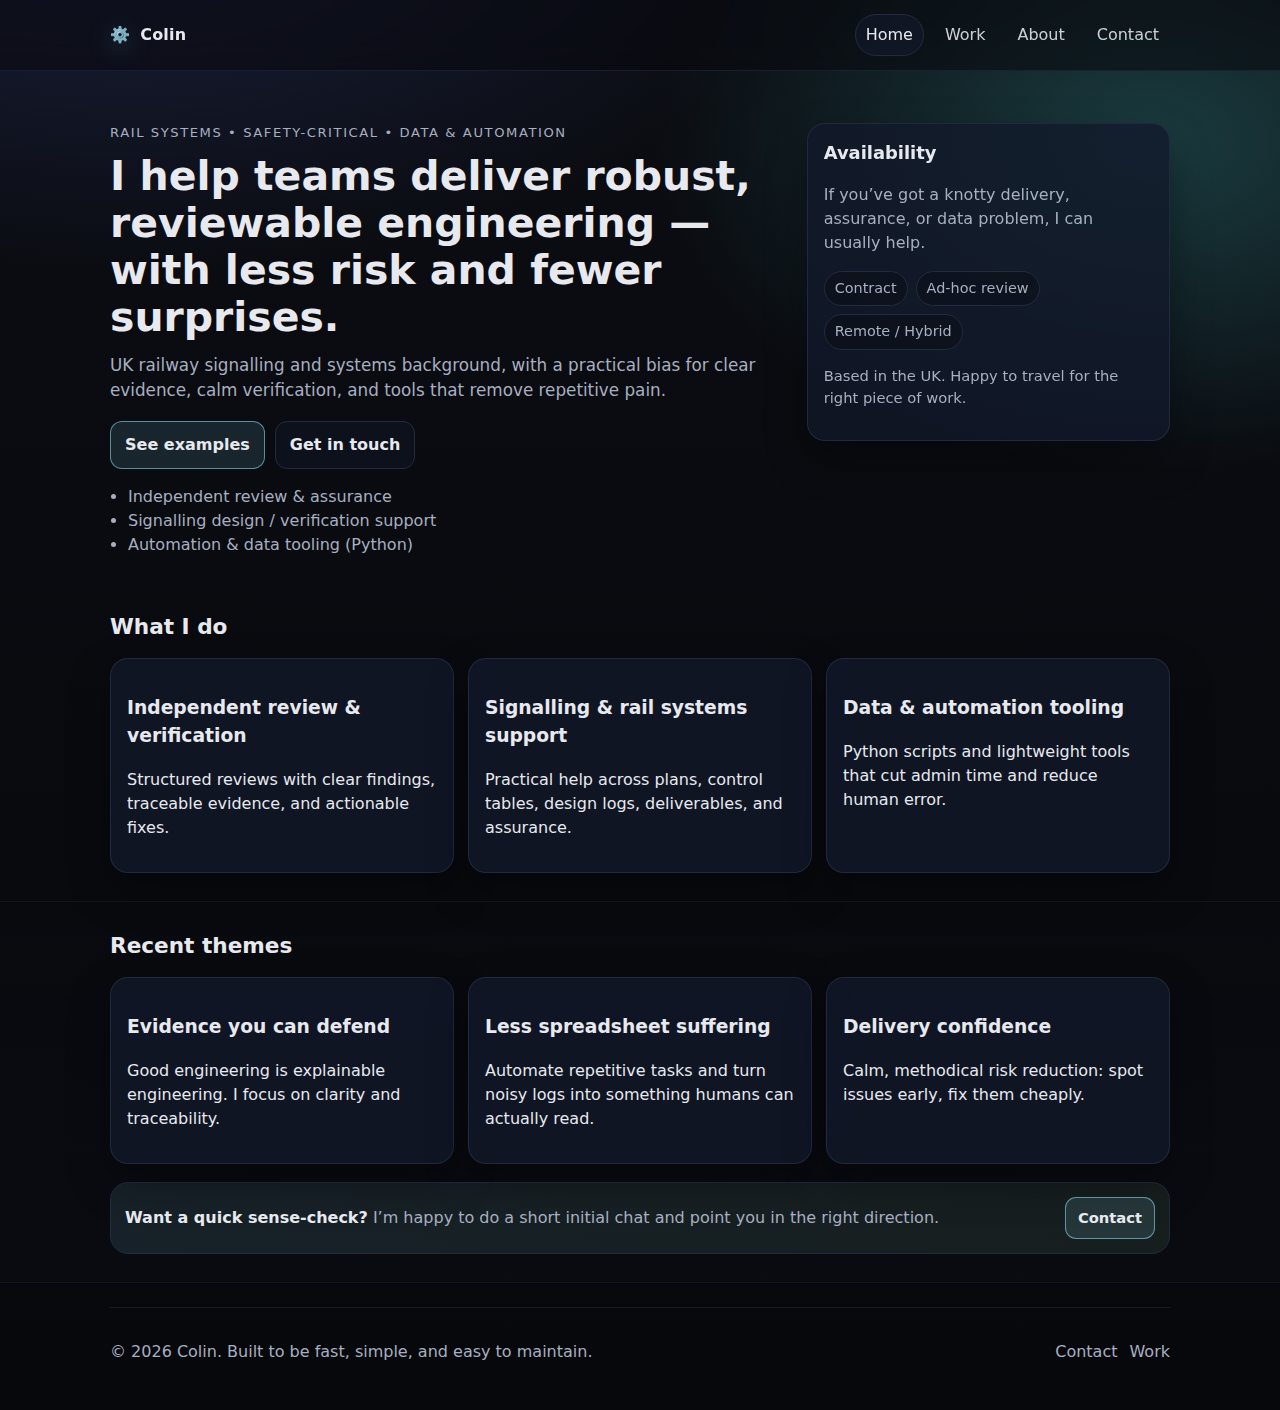
<file: Index.html>
<!doctype html>
<html lang="en-GB">
<head>
  <meta charset="utf-8" />
  <meta name="viewport" content="width=device-width, initial-scale=1" />
  <title>Colin — Rail Systems, Safety-Critical Engineering, Data & Automation</title>
  <meta name="description" content="Rail systems and safety-critical engineering. Independent review, assurance, and automation tooling. UK railway signalling experience." />
  <link rel="stylesheet" href="assets/style.css" />
  <link rel="icon" href="data:image/svg+xml,%3Csvg xmlns='http://www.w3.org/2000/svg' viewBox='0 0 100 100'%3E%3Ctext y='.9em' font-size='90'%3E%F0%9F%9A%86%3C/text%3E%3C/svg%3E">
</head>
<body>
  <a class="skip-link" href="#content">Skip to content</a>

  <header class="header">
    <div class="container header-inner">
      <a class="brand" href="index.html" aria-label="Home">
        <span class="brand-mark">⚙️</span>
        <span class="brand-text">Colin</span>
      </a>
      <nav class="nav" aria-label="Primary">
        <a class="nav-link active" href="index.html">Home</a>
        <a class="nav-link" href="projects.html">Work</a>
        <a class="nav-link" href="about.html">About</a>
        <a class="nav-link" href="contact.html">Contact</a>
      </nav>
    </div>
  </header>

  <main id="content">
    <section class="hero">
      <div class="container hero-inner">
        <div>
          <p class="kicker">Rail Systems • Safety-Critical • Data & Automation</p>
          <h1>I help teams deliver robust, reviewable engineering — with less risk and fewer surprises.</h1>
          <p class="lead">
            UK railway signalling and systems background, with a practical bias for clear evidence,
            calm verification, and tools that remove repetitive pain.
          </p>

          <div class="cta-row">
            <a class="button" href="projects.html">See examples</a>
            <a class="button ghost" href="contact.html">Get in touch</a>
          </div>

          <ul class="quick-facts">
            <li>Independent review & assurance</li>
            <li>Signalling design / verification support</li>
            <li>Automation & data tooling (Python)</li>
          </ul>
        </div>

        <div class="hero-card" role="region" aria-label="Availability">
          <h2 class="card-title">Availability</h2>
          <p class="muted">
            If you’ve got a knotty delivery, assurance, or data problem, I can usually help.
          </p>
          <div class="pill-row">
            <span class="pill">Contract</span>
            <span class="pill">Ad-hoc review</span>
            <span class="pill">Remote / Hybrid</span>
          </div>
          <p class="small muted">
            Based in the UK. Happy to travel for the right piece of work.
          </p>
        </div>
      </div>
    </section>

    <section class="section">
      <div class="container">
        <h2>What I do</h2>
        <div class="grid">
          <article class="card">
            <h3>Independent review & verification</h3>
            <p>Structured reviews with clear findings, traceable evidence, and actionable fixes.</p>
          </article>
          <article class="card">
            <h3>Signalling & rail systems support</h3>
            <p>Practical help across plans, control tables, design logs, deliverables, and assurance.</p>
          </article>
          <article class="card">
            <h3>Data & automation tooling</h3>
            <p>Python scripts and lightweight tools that cut admin time and reduce human error.</p>
          </article>
        </div>
      </div>
    </section>

    <section class="section alt">
      <div class="container">
        <h2>Recent themes</h2>
        <div class="grid">
          <article class="card">
            <h3>Evidence you can defend</h3>
            <p>Good engineering is explainable engineering. I focus on clarity and traceability.</p>
          </article>
          <article class="card">
            <h3>Less spreadsheet suffering</h3>
            <p>Automate repetitive tasks and turn noisy logs into something humans can actually read.</p>
          </article>
          <article class="card">
            <h3>Delivery confidence</h3>
            <p>Calm, methodical risk reduction: spot issues early, fix them cheaply.</p>
          </article>
        </div>

        <div class="banner">
          <div>
            <strong>Want a quick sense-check?</strong>
            <span class="muted">I’m happy to do a short initial chat and point you in the right direction.</span>
          </div>
          <a class="button small" href="contact.html">Contact</a>
        </div>
      </div>
    </section>
  </main>

  <footer class="footer">
    <div class="container footer-inner">
      <p class="muted">© <span id="year"></span> Colin. Built to be fast, simple, and easy to maintain.</p>
      <div class="footer-links">
        <a href="contact.html">Contact</a>
        <a href="projects.html">Work</a>
      </div>
    </div>
  </footer>

  <script src="assets/site.js"></script>
</body>
</html>
</file>
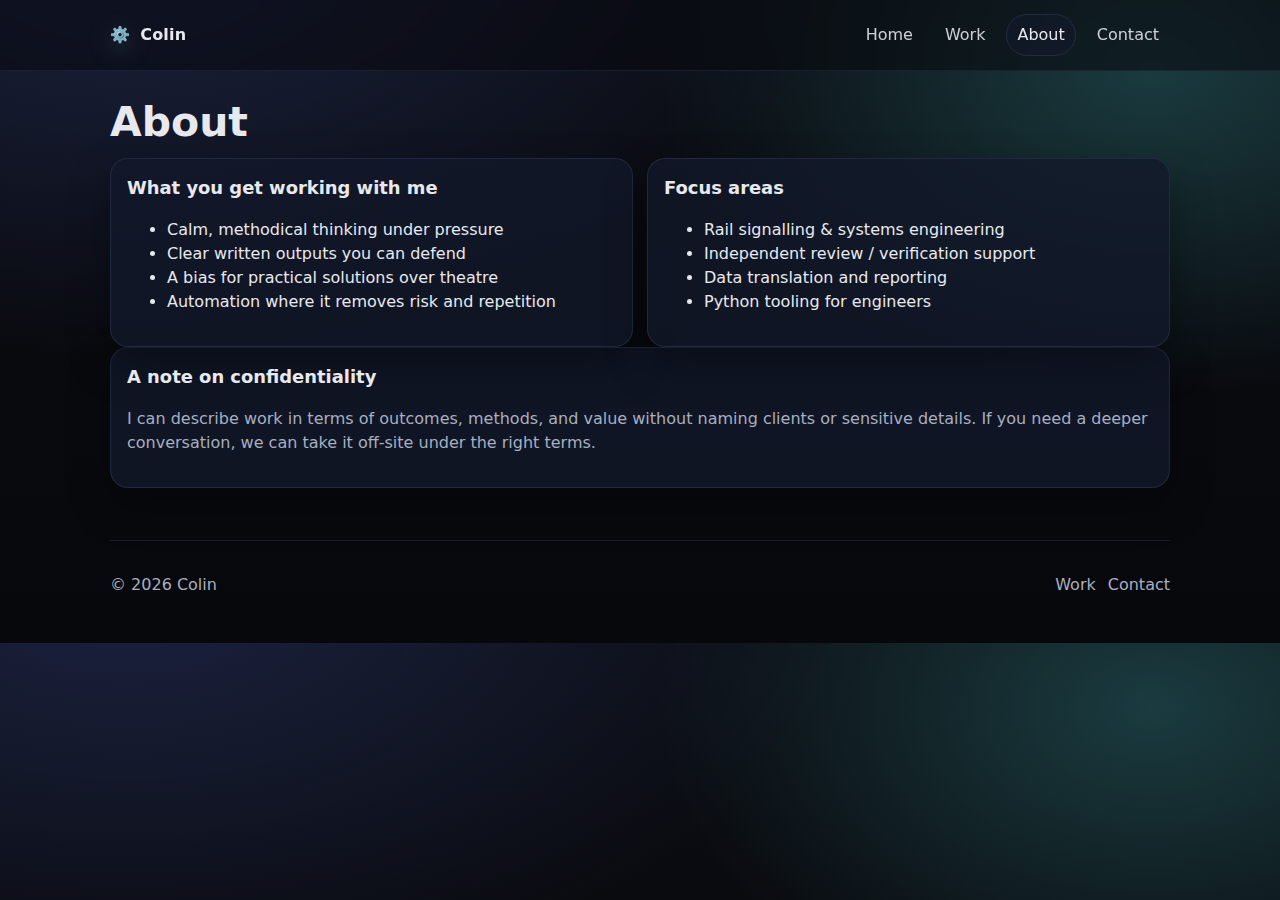
<file: about.html>
<!doctype html>
<html lang="en-GB">
<head>
  <meta charset="utf-8" />
  <meta name="viewport" content="width=device-width, initial-scale=1" />
  <title>About — Colin</title>
  <meta name="description" content="About Colin: rail systems, safety-critical engineering, and practical automation." />
  <link rel="stylesheet" href="assets/style.css" />
</head>
<body>
  <header class="header">
    <div class="container header-inner">
      <a class="brand" href="index.html"><span class="brand-mark">⚙️</span><span class="brand-text">Colin</span></a>
      <nav class="nav" aria-label="Primary">
        <a class="nav-link" href="index.html">Home</a>
        <a class="nav-link" href="projects.html">Work</a>
        <a class="nav-link active" href="about.html">About</a>
        <a class="nav-link" href="contact.html">Contact</a>
      </nav>
    </div>
  </header>

  <main class="section">
    <div class="container">
      <h1>About</h1>
      <div class="two-col">
        <div class="card">
          <h2 class="card-title">What you get working with me</h2>
          <ul>
            <li>Calm, methodical thinking under pressure</li>
            <li>Clear written outputs you can defend</li>
            <li>A bias for practical solutions over theatre</li>
            <li>Automation where it removes risk and repetition</li>
          </ul>
        </div>

        <div class="card">
          <h2 class="card-title">Focus areas</h2>
          <ul>
            <li>Rail signalling & systems engineering</li>
            <li>Independent review / verification support</li>
            <li>Data translation and reporting</li>
            <li>Python tooling for engineers</li>
          </ul>
        </div>
      </div>

      <div class="card">
        <h2 class="card-title">A note on confidentiality</h2>
        <p class="muted">
          I can describe work in terms of outcomes, methods, and value without naming clients or sensitive details.
          If you need a deeper conversation, we can take it off-site under the right terms.
        </p>
      </div>
    </div>
  </main>

  <footer class="footer">
    <div class="container footer-inner">
      <p class="muted">© <span id="year"></span> Colin</p>
      <div class="footer-links">
        <a href="projects.html">Work</a>
        <a href="contact.html">Contact</a>
      </div>
    </div>
  </footer>

  <script src="assets/site.js"></script>
</body>
</html>
</file>
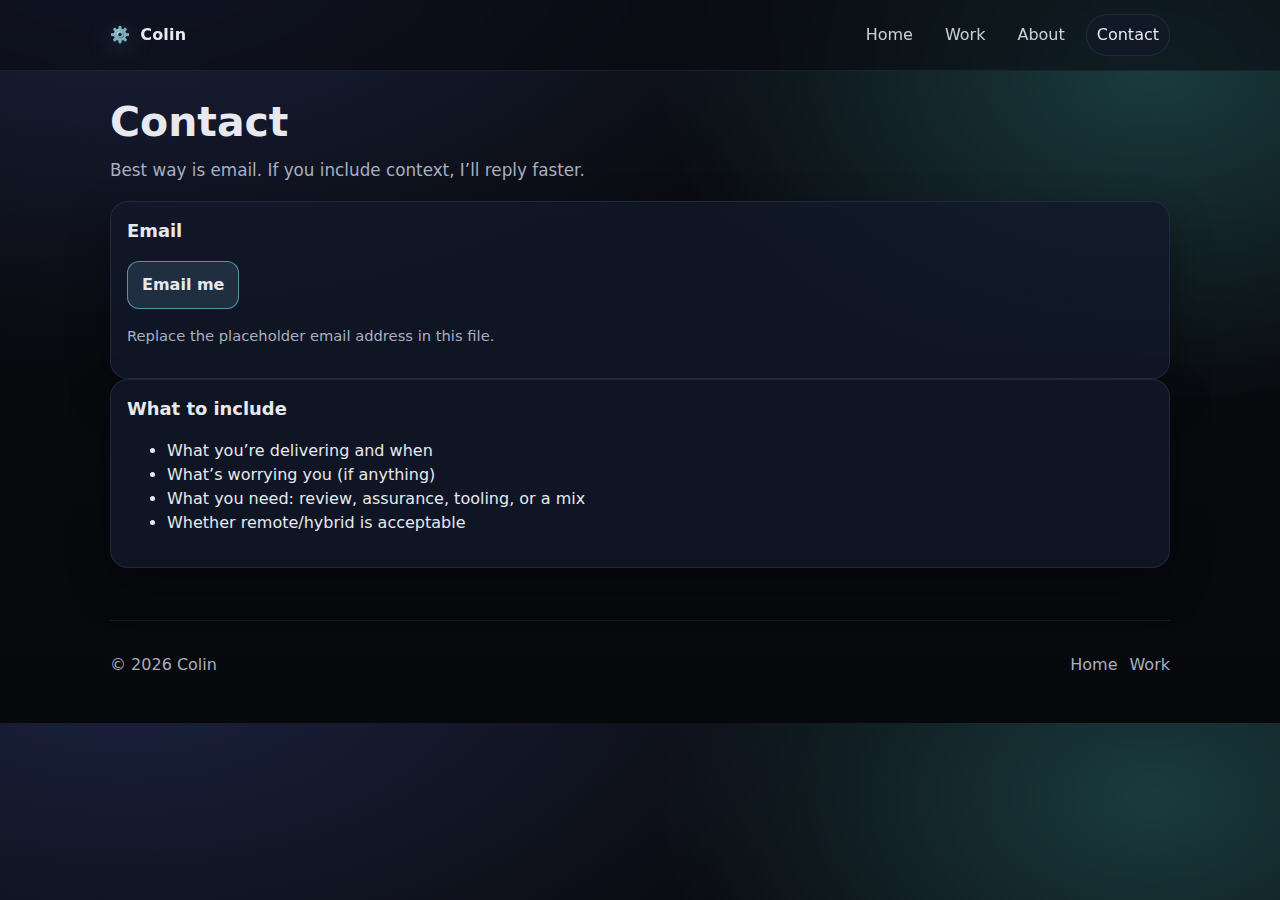
<file: contact.html>
<!doctype html>
<html lang="en-GB">
<head>
  <meta charset="utf-8" />
  <meta name="viewport" content="width=device-width, initial-scale=1" />
  <title>Contact — Colin</title>
  <meta name="description" content="Contact Colin for rail systems support, assurance, or automation tooling." />
  <link rel="stylesheet" href="assets/style.css" />
</head>
<body>
  <header class="header">
    <div class="container header-inner">
      <a class="brand" href="index.html"><span class="brand-mark">⚙️</span><span class="brand-text">Colin</span></a>
      <nav class="nav" aria-label="Primary">
        <a class="nav-link" href="index.html">Home</a>
        <a class="nav-link" href="projects.html">Work</a>
        <a class="nav-link" href="about.html">About</a>
        <a class="nav-link active" href="contact.html">Contact</a>
      </nav>
    </div>
  </header>

  <main class="section">
    <div class="container">
      <h1>Contact</h1>
      <p class="lead">Best way is email. If you include context, I’ll reply faster.</p>

      <div class="card">
        <h2 class="card-title">Email</h2>
        <p>
          <a class="button" href="mailto:YOUR.EMAIL@EXAMPLE.COM?subject=Enquiry%20-%20Rail%20Systems%20/%20Assurance&body=Hi%20Colin,%0D%0A%0D%0AI%27m%20getting%20in%20touch%20about%3A%0D%0A-%20Project%20%2F%20scope%3A%0D%0A-%20Timescales%3A%0D%0A-%20What%20you%20need%20help%20with%3A%0D%0A%0D%0ARegards,">
            Email me
          </a>
        </p>
        <p class="small muted">Replace the placeholder email address in this file.</p>
      </div>

      <div class="card">
        <h2 class="card-title">What to include</h2>
        <ul>
          <li>What you’re delivering and when</li>
          <li>What’s worrying you (if anything)</li>
          <li>What you need: review, assurance, tooling, or a mix</li>
          <li>Whether remote/hybrid is acceptable</li>
        </ul>
      </div>
    </div>
  </main>

  <footer class="footer">
    <div class="container footer-inner">
      <p class="muted">© <span id="year"></span> Colin</p>
      <div class="footer-links">
        <a href="index.html">Home</a>
        <a href="projects.html">Work</a>
      </div>
    </div>
  </footer>

  <script src="assets/site.js"></script>
</body>
</html>
</file>
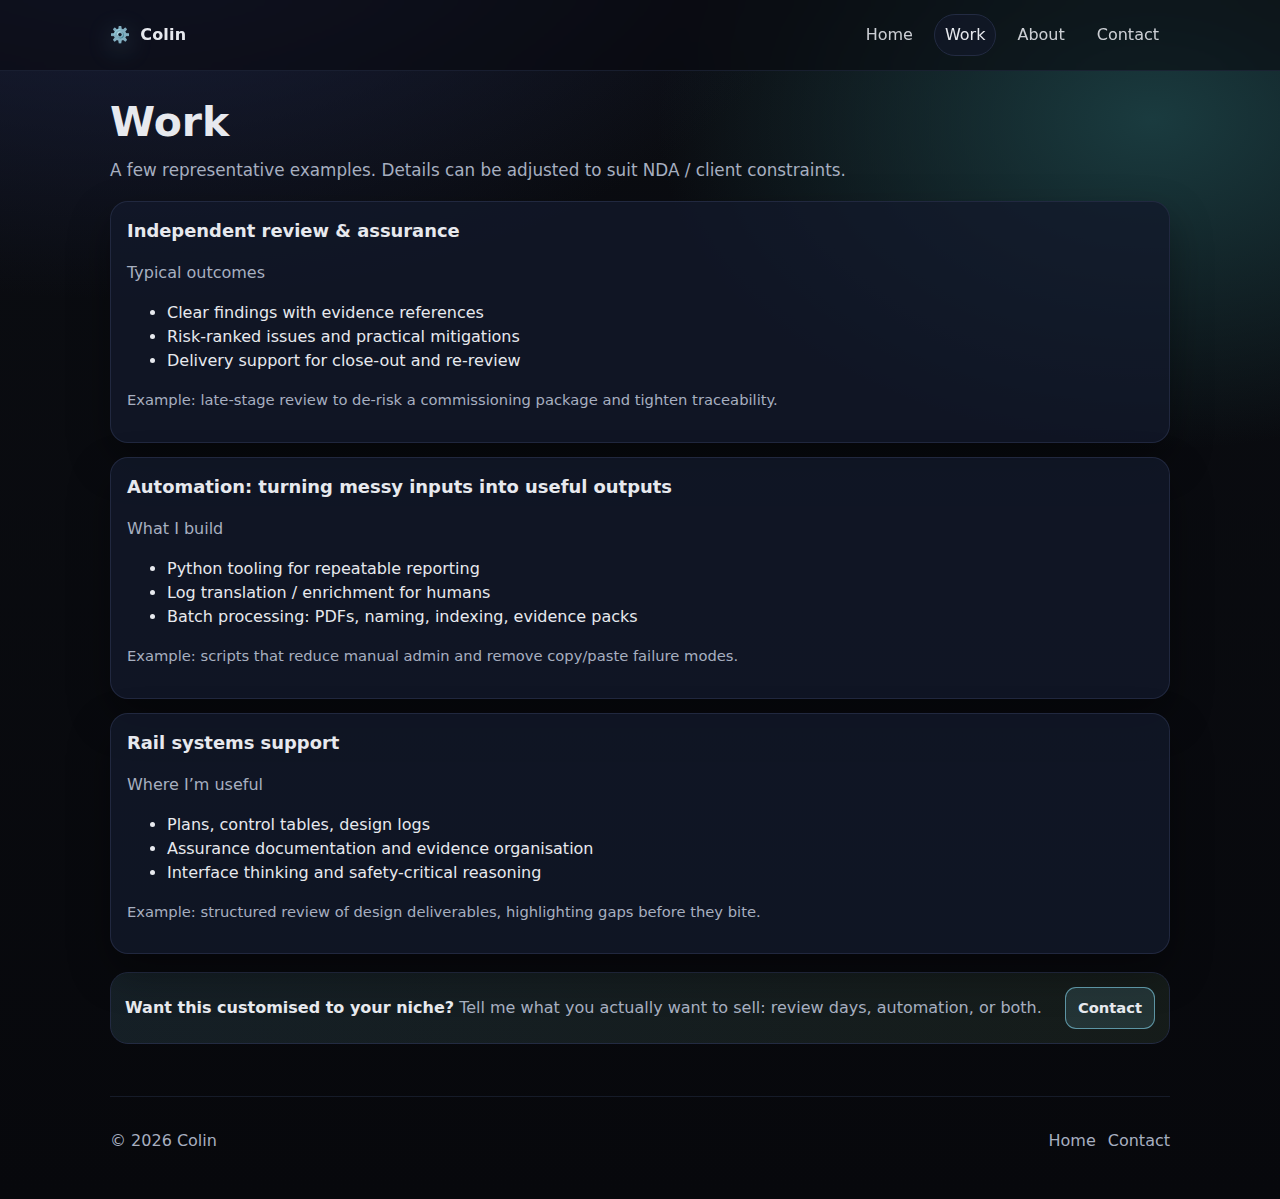
<file: projects.html>
<!doctype html>
<html lang="en-GB">
<head>
  <meta charset="utf-8" />
  <meta name="viewport" content="width=device-width, initial-scale=1" />
  <title>Work — Colin</title>
  <meta name="description" content="Selected examples of rail systems work, assurance, and automation tooling." />
  <link rel="stylesheet" href="assets/style.css" />
</head>
<body>
  <header class="header">
    <div class="container header-inner">
      <a class="brand" href="index.html"><span class="brand-mark">⚙️</span><span class="brand-text">Colin</span></a>
      <nav class="nav" aria-label="Primary">
        <a class="nav-link" href="index.html">Home</a>
        <a class="nav-link active" href="projects.html">Work</a>
        <a class="nav-link" href="about.html">About</a>
        <a class="nav-link" href="contact.html">Contact</a>
      </nav>
    </div>
  </header>

  <main class="section">
    <div class="container">
      <h1>Work</h1>
      <p class="lead">A few representative examples. Details can be adjusted to suit NDA / client constraints.</p>

      <div class="stack">
        <article class="card">
          <h2 class="card-title">Independent review & assurance</h2>
          <p class="muted">Typical outcomes</p>
          <ul>
            <li>Clear findings with evidence references</li>
            <li>Risk-ranked issues and practical mitigations</li>
            <li>Delivery support for close-out and re-review</li>
          </ul>
          <p class="small muted">Example: late-stage review to de-risk a commissioning package and tighten traceability.</p>
        </article>

        <article class="card">
          <h2 class="card-title">Automation: turning messy inputs into useful outputs</h2>
          <p class="muted">What I build</p>
          <ul>
            <li>Python tooling for repeatable reporting</li>
            <li>Log translation / enrichment for humans</li>
            <li>Batch processing: PDFs, naming, indexing, evidence packs</li>
          </ul>
          <p class="small muted">Example: scripts that reduce manual admin and remove copy/paste failure modes.</p>
        </article>

        <article class="card">
          <h2 class="card-title">Rail systems support</h2>
          <p class="muted">Where I’m useful</p>
          <ul>
            <li>Plans, control tables, design logs</li>
            <li>Assurance documentation and evidence organisation</li>
            <li>Interface thinking and safety-critical reasoning</li>
          </ul>
          <p class="small muted">Example: structured review of design deliverables, highlighting gaps before they bite.</p>
        </article>
      </div>

      <div class="banner">
        <div>
          <strong>Want this customised to your niche?</strong>
          <span class="muted">Tell me what you actually want to sell: review days, automation, or both.</span>
        </div>
        <a class="button small" href="contact.html">Contact</a>
      </div>
    </div>
  </main>

  <footer class="footer">
    <div class="container footer-inner">
      <p class="muted">© <span id="year"></span> Colin</p>
      <div class="footer-links">
        <a href="index.html">Home</a>
        <a href="contact.html">Contact</a>
      </div>
    </div>
  </footer>

  <script src="assets/site.js"></script>
</body>
</html>
</file>
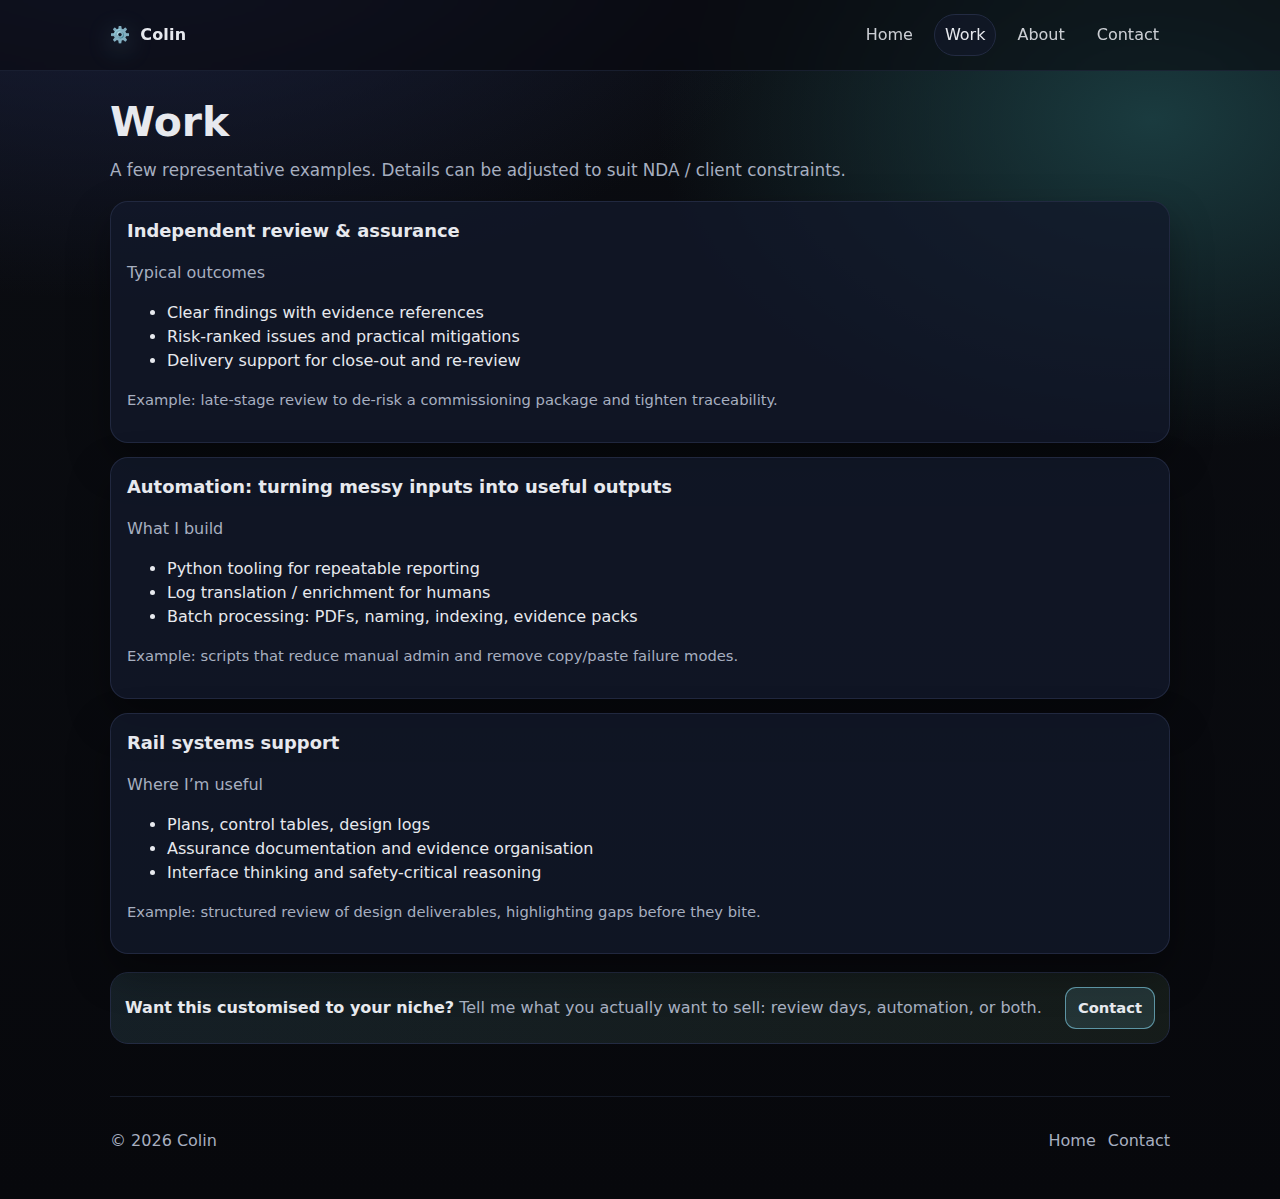
<file: Projects.html>
<!doctype html>
<html lang="en-GB">
<head>
  <meta charset="utf-8" />
  <meta name="viewport" content="width=device-width, initial-scale=1" />
  <title>Work — Colin</title>
  <meta name="description" content="Selected examples of rail systems work, assurance, and automation tooling." />
  <link rel="stylesheet" href="assets/style.css" />
</head>
<body>
  <header class="header">
    <div class="container header-inner">
      <a class="brand" href="index.html"><span class="brand-mark">⚙️</span><span class="brand-text">Colin</span></a>
      <nav class="nav" aria-label="Primary">
        <a class="nav-link" href="index.html">Home</a>
        <a class="nav-link active" href="projects.html">Work</a>
        <a class="nav-link" href="about.html">About</a>
        <a class="nav-link" href="contact.html">Contact</a>
      </nav>
    </div>
  </header>

  <main class="section">
    <div class="container">
      <h1>Work</h1>
      <p class="lead">A few representative examples. Details can be adjusted to suit NDA / client constraints.</p>

      <div class="stack">
        <article class="card">
          <h2 class="card-title">Independent review & assurance</h2>
          <p class="muted">Typical outcomes</p>
          <ul>
            <li>Clear findings with evidence references</li>
            <li>Risk-ranked issues and practical mitigations</li>
            <li>Delivery support for close-out and re-review</li>
          </ul>
          <p class="small muted">Example: late-stage review to de-risk a commissioning package and tighten traceability.</p>
        </article>

        <article class="card">
          <h2 class="card-title">Automation: turning messy inputs into useful outputs</h2>
          <p class="muted">What I build</p>
          <ul>
            <li>Python tooling for repeatable reporting</li>
            <li>Log translation / enrichment for humans</li>
            <li>Batch processing: PDFs, naming, indexing, evidence packs</li>
          </ul>
          <p class="small muted">Example: scripts that reduce manual admin and remove copy/paste failure modes.</p>
        </article>

        <article class="card">
          <h2 class="card-title">Rail systems support</h2>
          <p class="muted">Where I’m useful</p>
          <ul>
            <li>Plans, control tables, design logs</li>
            <li>Assurance documentation and evidence organisation</li>
            <li>Interface thinking and safety-critical reasoning</li>
          </ul>
          <p class="small muted">Example: structured review of design deliverables, highlighting gaps before they bite.</p>
        </article>
      </div>

      <div class="banner">
        <div>
          <strong>Want this customised to your niche?</strong>
          <span class="muted">Tell me what you actually want to sell: review days, automation, or both.</span>
        </div>
        <a class="button small" href="contact.html">Contact</a>
      </div>
    </div>
  </main>

  <footer class="footer">
    <div class="container footer-inner">
      <p class="muted">© <span id="year"></span> Colin</p>
      <div class="footer-links">
        <a href="index.html">Home</a>
        <a href="contact.html">Contact</a>
      </div>
    </div>
  </footer>

  <script src="assets/site.js"></script>
</body>
</html>
</file>
<file: assets/style.css>
:root{
  --bg:#0b0d12;
  --bg2:#101421;
  --card:#12182a;
  --text:#e7e9ee;
  --muted:#a7afc0;
  --line:#232b42;
  --accent:#8ee6ff;
  --accent2:#b9ffb0;
  --shadow: 0 18px 40px rgba(0,0,0,.35);
  --radius: 18px;
}

*{ box-sizing:border-box; }
html,body{ margin:0; padding:0; }
body{
  font-family: system-ui, -apple-system, Segoe UI, Roboto, Helvetica, Arial, "Apple Color Emoji", "Segoe UI Emoji";
  background: radial-gradient(1200px 700px at 10% -10%, #1b2240 0%, transparent 60%),
              radial-gradient(900px 600px at 90% 10%, #1a3b3f 0%, transparent 55%),
              linear-gradient(180deg, var(--bg) 0%, #07080c 100%);
  color:var(--text);
  line-height:1.5;
}

a{ color:var(--accent); text-decoration:none; }
a:hover{ text-decoration:underline; }

.container{
  width:min(1060px, 92vw);
  margin:0 auto;
}

.skip-link{
  position:absolute;
  left:-999px;
  top:auto;
  width:1px;
  height:1px;
  overflow:hidden;
}
.skip-link:focus{
  left:12px; top:12px; width:auto; height:auto;
  padding:10px 12px; background:var(--card); border-radius:10px;
  border:1px solid var(--line);
  z-index:9999;
}

.header{
  position:sticky;
  top:0;
  backdrop-filter: blur(10px);
  background: rgba(7,8,12,.55);
  border-bottom:1px solid rgba(35,43,66,.6);
  z-index:50;
}

.header-inner{
  display:flex;
  align-items:center;
  justify-content:space-between;
  padding:14px 0;
  gap:16px;
}

.brand{
  display:flex;
  align-items:center;
  gap:10px;
  font-weight:700;
  letter-spacing:.2px;
}
.brand-mark{ filter: drop-shadow(0 6px 12px rgba(142,230,255,.25)); }
.brand-text{ color:var(--text); }

.nav{
  display:flex;
  gap:10px;
  flex-wrap:wrap;
  justify-content:flex-end;
}
.nav-link{
  padding:8px 10px;
  border-radius:999px;
  border:1px solid transparent;
  color:var(--text);
  opacity:.88;
}
.nav-link:hover{ border-color:rgba(35,43,66,.9); text-decoration:none; }
.nav-link.active{
  background: rgba(18,24,42,.7);
  border-color: rgba(35,43,66,1);
  opacity:1;
}

.hero{
  padding:52px 0 26px;
}
.hero-inner{
  display:grid;
  grid-template-columns: 1.3fr .7fr;
  gap:22px;
  align-items:start;
}
.kicker{
  margin:0 0 10px;
  color:var(--muted);
  letter-spacing:.12em;
  text-transform:uppercase;
  font-size:.82rem;
}
h1{
  margin:0 0 12px;
  font-size: clamp(1.8rem, 3.2vw, 2.7rem);
  line-height:1.15;
}
.lead{
  margin:0 0 18px;
  color:var(--muted);
  font-size:1.05rem;
}
.quick-facts{
  margin:16px 0 0;
  padding-left:18px;
  color:var(--muted);
}

.section{
  padding:28px 0;
}
.section.alt{
  background: linear-gradient(180deg, rgba(16,20,33,.0), rgba(16,20,33,.25));
  border-top:1px solid rgba(35,43,66,.35);
  border-bottom:1px solid rgba(35,43,66,.35);
}
h2{
  margin:0 0 14px;
  font-size:1.35rem;
}
.grid{
  display:grid;
  grid-template-columns: repeat(3, 1fr);
  gap:14px;
}
.stack{ display:grid; gap:14px; }

.card, .hero-card{
  background: rgba(18,24,42,.78);
  border:1px solid rgba(35,43,66,.9);
  border-radius: var(--radius);
  padding:16px 16px;
  box-shadow: var(--shadow);
}
.hero-card{ position:sticky; top:78px; }
.card-title{ margin:0 0 8px; font-size:1.12rem; }
.muted{ color:var(--muted); }
.small{ font-size:.92rem; }

.cta-row{
  display:flex;
  gap:10px;
  flex-wrap:wrap;
  margin-top:10px;
}

.button{
  display:inline-block;
  padding:11px 14px;
  border-radius: 12px;
  border:1px solid rgba(142,230,255,.55);
  background: rgba(142,230,255,.12);
  color: var(--text);
  font-weight:600;
  text-decoration:none;
}
.button:hover{ text-decoration:none; border-color: rgba(142,230,255,.9); }
.button.ghost{
  border-color: rgba(35,43,66,1);
  background: rgba(18,24,42,.45);
}
.button.small{ padding:9px 12px; border-radius: 11px; }

.pill-row{ display:flex; gap:8px; flex-wrap:wrap; margin:12px 0 10px; }
.pill{
  border:1px solid rgba(35,43,66,1);
  background: rgba(7,8,12,.35);
  padding:6px 10px;
  border-radius: 999px;
  color: var(--muted);
  font-size:.9rem;
}

.banner{
  margin-top:18px;
  display:flex;
  align-items:center;
  justify-content:space-between;
  gap:12px;
  padding:14px 14px;
  border-radius: var(--radius);
  border:1px solid rgba(35,43,66,1);
  background: linear-gradient(90deg, rgba(142,230,255,.10), rgba(185,255,176,.08));
}

.two-col{
  display:grid;
  grid-template-columns: 1fr 1fr;
  gap:14px;
}

.footer{
  padding:24px 0 30px;
}
.footer-inner{
  display:flex;
  justify-content:space-between;
  align-items:center;
  gap:12px;
  flex-wrap:wrap;
  border-top:1px solid rgba(35,43,66,.55);
  padding-top:16px;
}
.footer-links{ display:flex; gap:12px; }
.footer a{ color:var(--muted); }
.footer a:hover{ color:var(--text); text-decoration:none; }

@media (max-width: 900px){
  .hero-inner{ grid-template-columns: 1fr; }
  .hero-card{ position:relative; top:auto; }
  .grid{ grid-template-columns: 1fr; }
  .two-col{ grid-template-columns: 1fr; }
}
</file>
